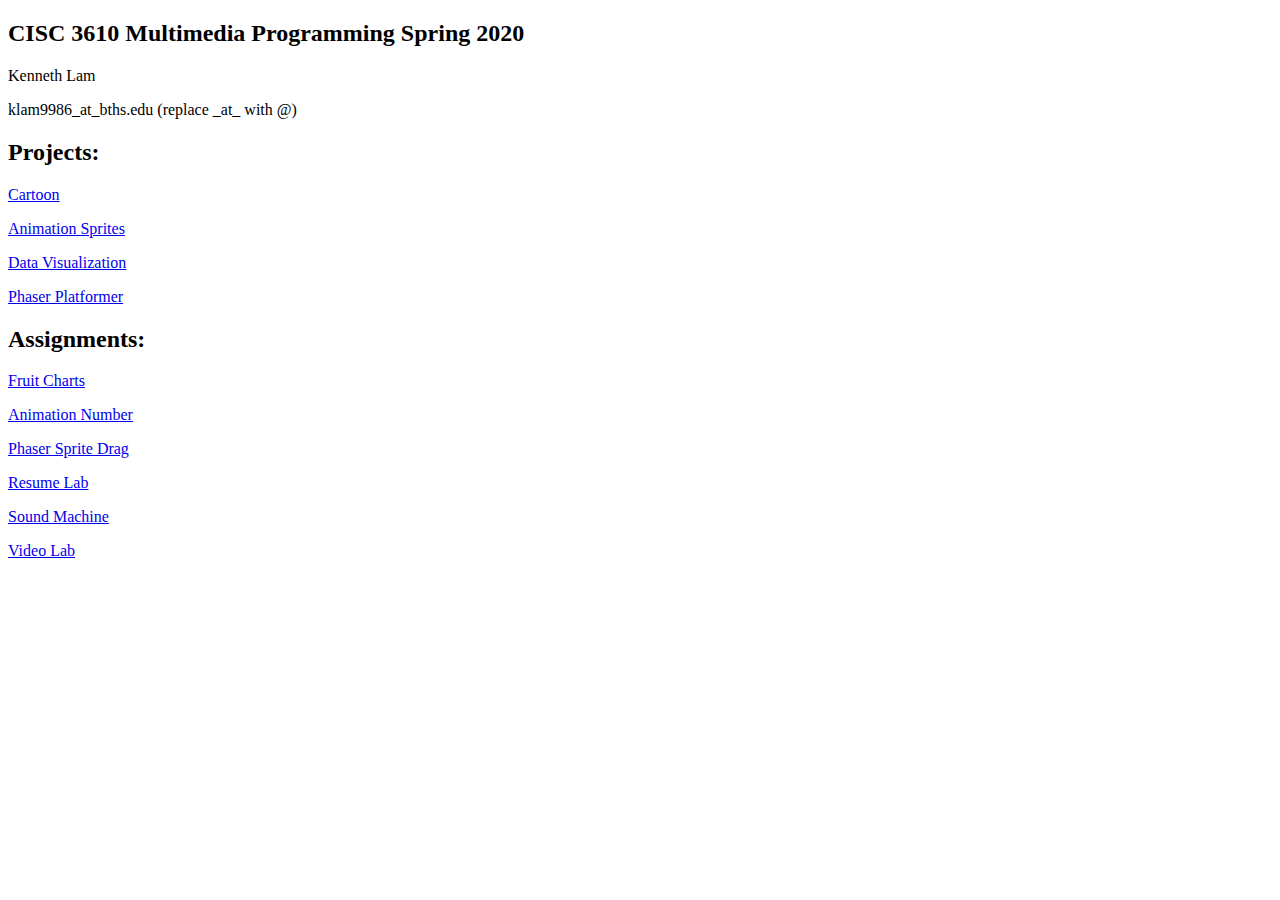
<file: index.html>
<!DOCTYPE html>
<html>
<body>

<h2>
CISC 3610 Multimedia Programming Spring 2020<br>
</h2>

<p>
Kenneth Lam
</p>
<p>
klam9986_at_bths.edu (replace _at_ with @)
</p>

<h2>Projects:</h2>
<p><a href="CISC3610MultiMediaSpring2020/Project/KennethLamCartoon.html"> Cartoon </a></p>
<p><a href="CISC3610MultiMediaSpring2020/Project/Animation/index.html"> Animation Sprites</a></p>
<p><a href="CISC3610MultiMediaSpring2020/Project/DataVisualization.html"> Data Visualization</a></p>
<p><a href="CISC3610MultiMediaSpring2020/Project/PhaserGame/index.html"> Phaser Platformer</a></p>

<h2>Assignments:</h2>
<p><a href="CISC3610MultiMediaSpring2020/Labs/KennethLamFruitChartsLab.html"> Fruit Charts </a></p>
<p><a href="CISC3610MultiMediaSpring2020/Labs/Animated Numbers/index.html"> Animation Number</a></p>
<p><a href="CISC3610MultiMediaSpring2020/Labs/Phaserlab/index.html"> Phaser Sprite Drag</a></p>
<p><a href="CISC3610MultiMediaSpring2020/Labs/FakeResume/index.html"> Resume Lab</a></p>
<p><a href="CISC3610MultiMediaSpring2020/Labs/Audiolab/index.html"> Sound Machine</a></p>
<p><a href="CISC3610MultiMediaSpring2020/Labs/YoutubeVideos.html"> Video Lab</a></p>


</body>
</html>
</file>
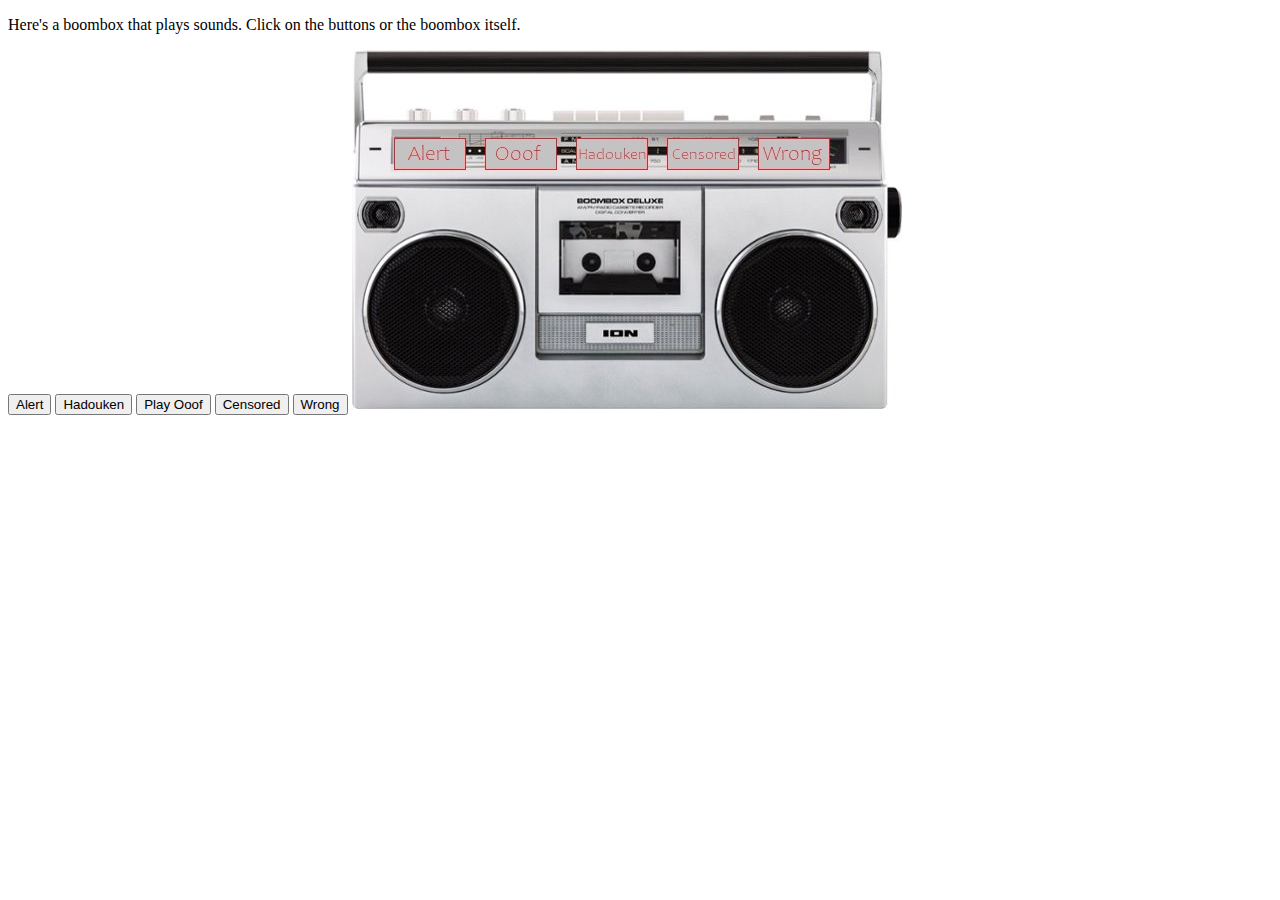
<file: CISC3610MultiMediaSpring2020/Labs/Audiolab/index.html>
<!DOCTYPE html>
<html>
<body>

<audio id="myAudio">
  <source src="Aalert.mp3" type="audio/mpeg">
  Your browser does not support the audio element.
</audio>

<audio id="myAudio1">
  <source src="Aoof.mp3" type="audio/mpeg">
  Your browser does not support the audio element.
</audio>

<audio id="myAudio2">
  <source src="Ahado.mp3" type="audio/mpeg">
  Your browser does not support the audio element.
</audio>

<audio id="myAudio3">
  <source src="Abeep.mp3" type="audio/mpeg">
  Your browser does not support the audio element.
</audio>

<audio id="myAudio4">
  <source src="Awrong.mp3" type="audio/mpeg">
  Your browser does not support the audio element.
</audio>

<p>Here's a boombox that plays sounds. Click on the buttons or the boombox itself.</p>

<button onclick="Alert()" type="button">Alert</button>
<button onclick="Hadouken()" type="button">Hadouken</button>
<button onclick="Ooof()" type="button">Play Ooof</button>
<button onclick="Censored()" type="button">Censored</button>
<button onclick="Wrong()" type="button">Wrong</button>

<img src="boombox.jpg" usemap="#image-map">

<map name="image-map">
    <area shape="rect" coords="43, 89, 113, 119" alt="Alert" onclick="Alert()" button type="button">
    <area shape="rect" coords="133, 89, 203, 119" alt="Alert" button onclick="Hadouken()" type="button">
    <area shape="rect" coords="223, 89, 293, 119" alt="Alert" button onclick="Ooof()" type="button">
    <area shape="rect" coords="313, 89, 383, 119" alt="Alert" button onclick="Censored()" type="button">
    <area shape="rect" coords="403, 89, 473, 119" alt="Alert" button onclick="Wrong()" type="button">
</map>


<script>
var x = document.getElementById("myAudio"); 
var y = document.getElementById("myAudio1"); 
var z = document.getElementById("myAudio2"); 
var w = document.getElementById("myAudio3"); 
var v = document.getElementById("myAudio4"); 

function Alert() { 
  x.play(); 
} 

function Hadouken() { 
  y.play(); 
} 

function Ooof() { 
  z.play(); 
} 

function Censored() { 
  w.play(); 
} 

function Wrong() { 
  v.play(); 
} 

</script>

</body>
</html>
</file>
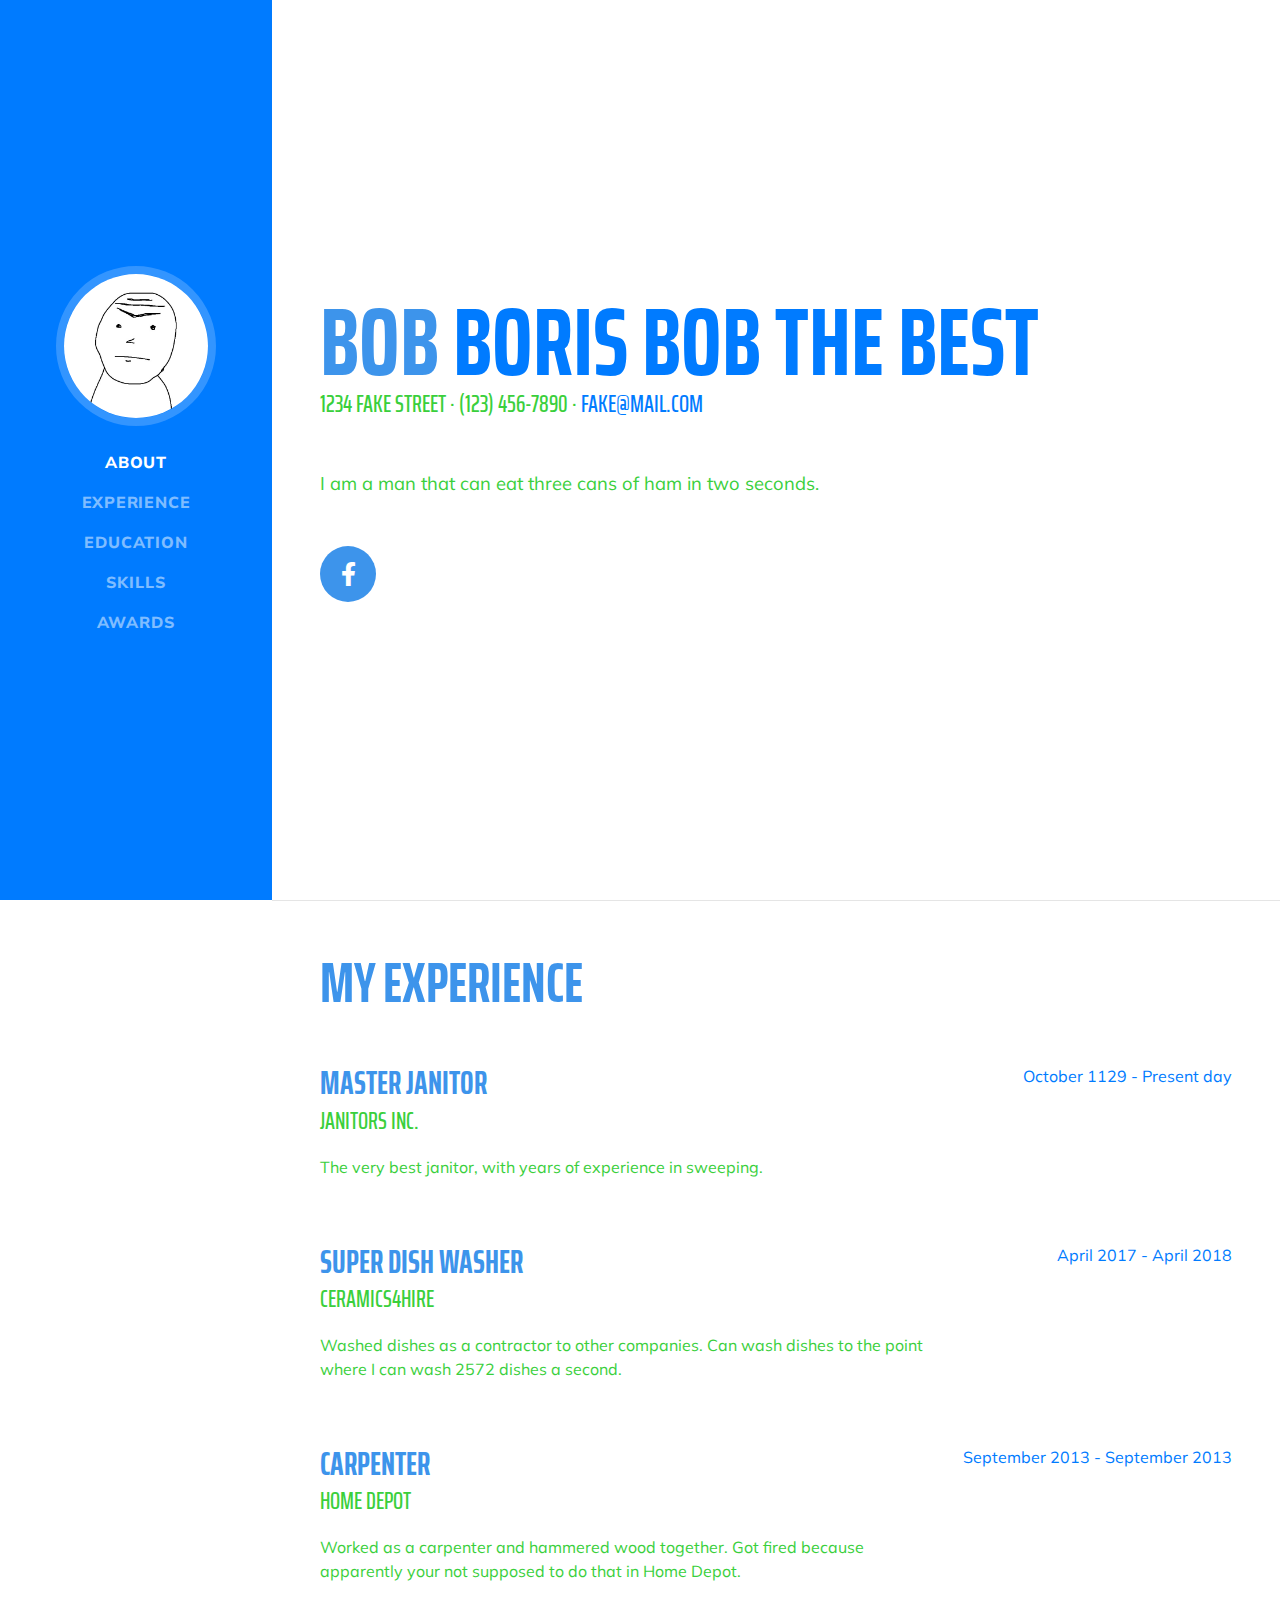
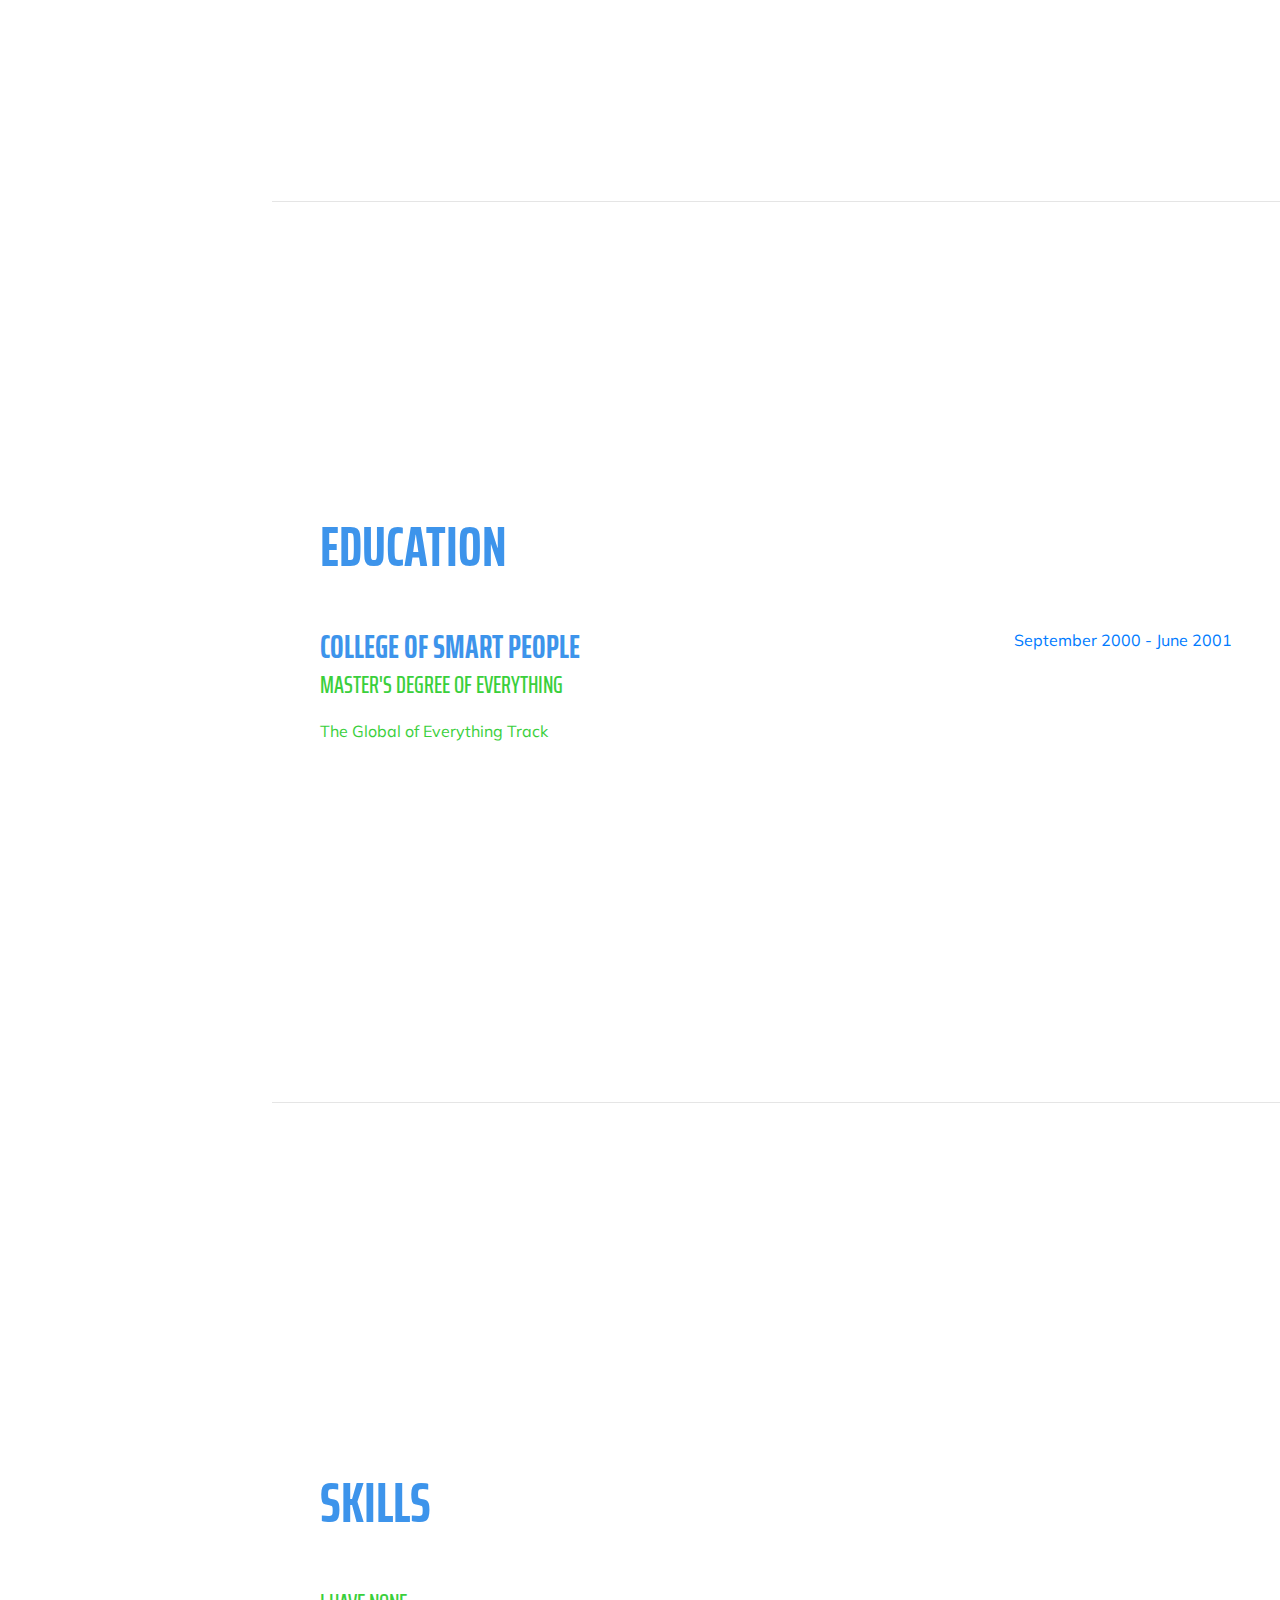
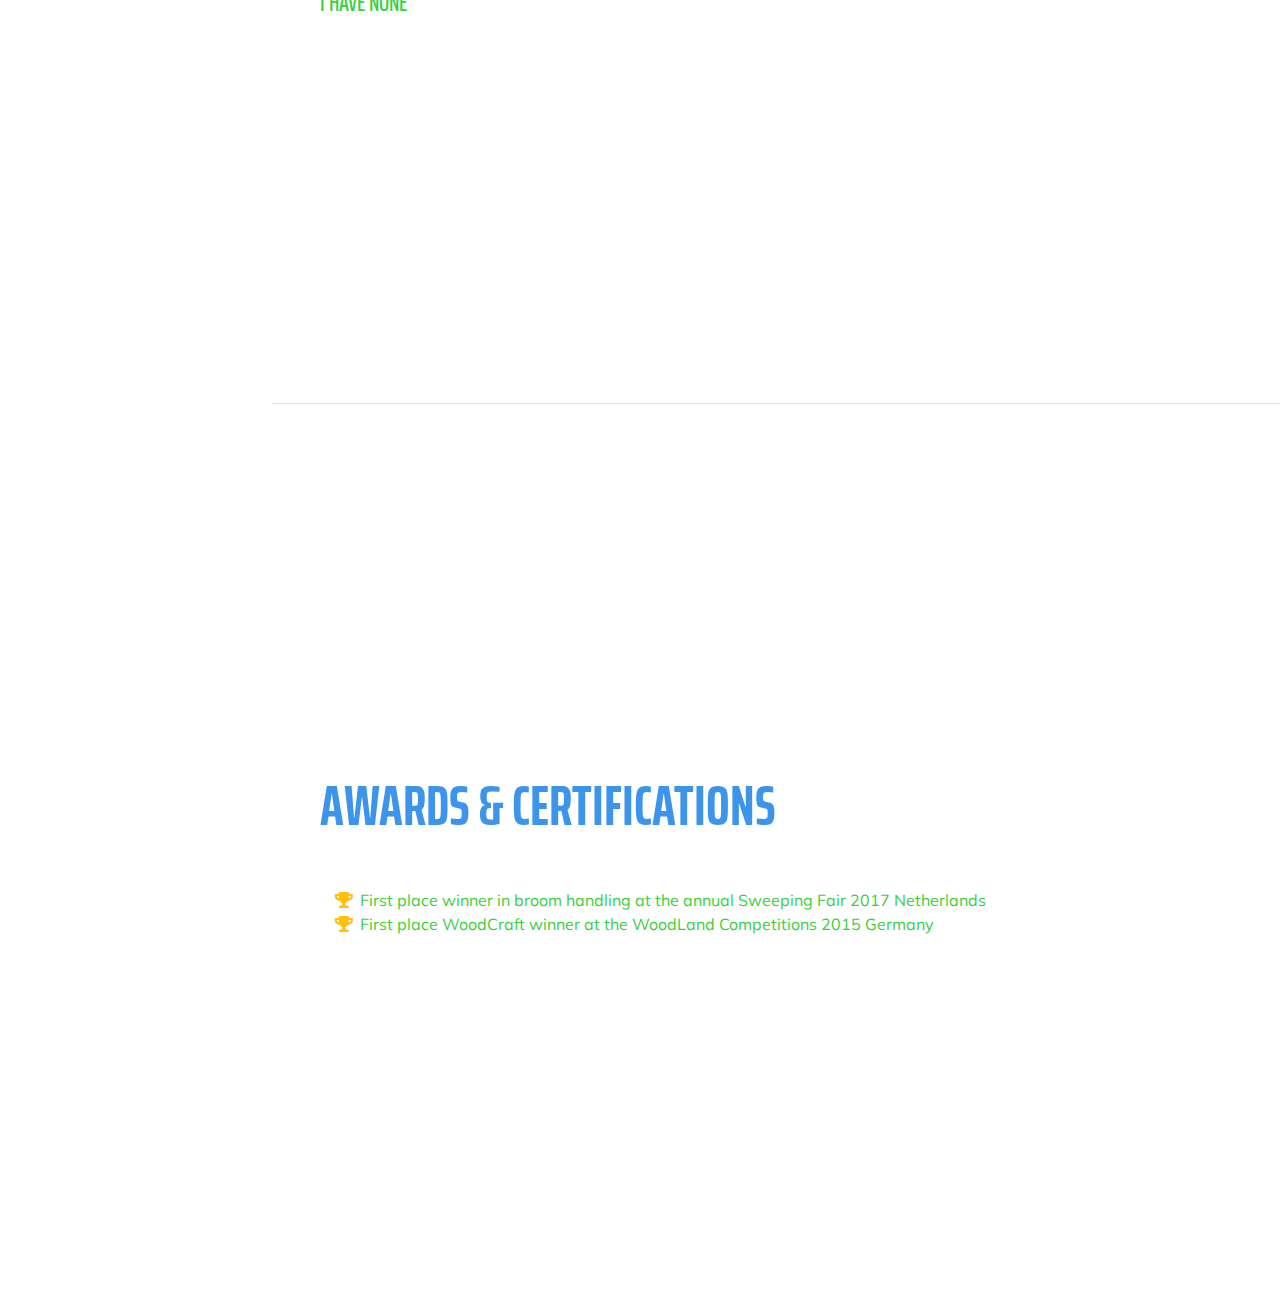
<file: CISC3610MultiMediaSpring2020/Labs/FakeResume/index.html>
<!DOCTYPE html>
<html lang="en">

<head>

  <meta charset="utf-8">
  <meta name="viewport" content="width=device-width, initial-scale=1, shrink-to-fit=no">
  <meta name="description" content="">
  <meta name="author" content="">

  <title>Resume of Bob Boris Bob the Best</title>

  <!-- Bootstrap core CSS -->
  <link href="vendor/bootstrap/css/bootstrap.min.css" rel="stylesheet">

  <!-- Custom fonts for this template -->
  <link href="https://fonts.googleapis.com/css?family=Saira+Extra+Condensed:500,700" rel="stylesheet">
  <link href="https://fonts.googleapis.com/css?family=Muli:400,400i,800,800i" rel="stylesheet">
  <link href="vendor/fontawesome-free/css/all.min.css" rel="stylesheet">

  <!-- Custom styles for this template -->
  <link href="css/resume.min.css" rel="stylesheet">

</head>

<body id="page-top">

  <nav class="navbar navbar-expand-lg navbar-dark bg-primary fixed-top" id="sideNav">
    <a class="navbar-brand js-scroll-trigger" href="#page-top">
      <span class="d-block d-lg-none">Bob Boris Bob the Best</span>
      <span class="d-none d-lg-block">
        <img class="img-fluid img-profile rounded-circle mx-auto mb-2" src="img/profile.jpg" alt="">
      </span>
    </a>
    <button class="navbar-toggler" type="button" data-toggle="collapse" data-target="#navbarSupportedContent" aria-controls="navbarSupportedContent" aria-expanded="false" aria-label="Toggle navigation">
      <span class="navbar-toggler-icon"></span>
    </button>
    <div class="collapse navbar-collapse" id="navbarSupportedContent">
      <ul class="navbar-nav">
        <li class="nav-item">
          <a class="nav-link js-scroll-trigger" href="#about">About</a>
        </li>
        <li class="nav-item">
          <a class="nav-link js-scroll-trigger" href="#experience">Experience</a>
        </li>
        <li class="nav-item">
          <a class="nav-link js-scroll-trigger" href="#education">Education</a>
        </li>
        <li class="nav-item">
          <a class="nav-link js-scroll-trigger" href="#skills">Skills</a>
        </li>
        <li class="nav-item">
          <a class="nav-link js-scroll-trigger" href="#awards">Awards</a>
        </li>
      </ul>
    </div>
  </nav>

  <div class="container-fluid p-0">

    <section class="resume-section p-3 p-lg-5 d-flex align-items-center" id="about">
      <div class="w-100">
        <h1 class="mb-0">Bob
          <span class="text-primary">Boris Bob the Best</span>
        </h1>
        <div class="subheading mb-5">1234 Fake Street · (123) 456-7890 ·
          <a href="mailto:fake@mail">fake@mail.com</a>
        </div>
        <p class="lead mb-5">I am a man that can eat three cans of ham in two seconds.</p>
        <div class="social-icons">
          <a href="#">
            <i class="fab fa-facebook-f"></i>
          </a>
        </div>
      </div>
    </section>

    <hr class="m-0">

    <section class="resume-section p-3 p-lg-5 d-flex justify-content-center" id="experience">
      <div class="w-100">
        <h2 class="mb-5">My Experience</h2>

        <div class="resume-item d-flex flex-column flex-md-row justify-content-between mb-5">
          <div class="resume-content">
            <h3 class="mb-0">Master Janitor</h3>
            <div class="subheading mb-3">Janitors Inc.</div>
            <p>The very best janitor, with years of experience in sweeping.</p>
          </div>
          <div class="resume-date text-md-right">
            <span class="text-primary">October 1129 - Present day</span>
          </div>
        </div>

        <div class="resume-item d-flex flex-column flex-md-row justify-content-between mb-5">
          <div class="resume-content">
            <h3 class="mb-0">Super Dish Washer</h3>
            <div class="subheading mb-3">Ceramics4Hire</div>
            <p>Washed dishes as a contractor to other companies. Can wash dishes to the point where I can wash 2572 dishes a second.</p>
          </div>
          <div class="resume-date text-md-right">
            <span class="text-primary">April 2017 - April 2018</span>
          </div>
        </div>

        <div class="resume-item d-flex flex-column flex-md-row justify-content-between">
          <div class="resume-content">
            <h3 class="mb-0">Carpenter</h3>
            <div class="subheading mb-3">Home Depot</div>
            <p>Worked as a carpenter and hammered wood together. Got fired because apparently your not supposed to do that in Home Depot.</p>
          </div>
          <div class="resume-date text-md-right">
            <span class="text-primary">September 2013 - September 2013</span>
          </div>
        </div>

      </div>

    </section>

    <hr class="m-0">

    <section class="resume-section p-3 p-lg-5 d-flex align-items-center" id="education">
      <div class="w-100">
        <h2 class="mb-5">Education</h2>

        <div class="resume-item d-flex flex-column flex-md-row justify-content-between mb-5">
          <div class="resume-content">
            <h3 class="mb-0">College of Smart People</h3>
            <div class="subheading mb-3">Master's Degree of Everything</div>
            <div>The Global of Everything Track</div>
          </div>
          <div class="resume-date text-md-right">
            <span class="text-primary">September 2000 - June 2001</span>
          </div>
        </div>

      </div>
    </section>

    <hr class="m-0">

    <section class="resume-section p-3 p-lg-5 d-flex align-items-center" id="skills">
      <div class="w-100">
        <h2 class="mb-5">Skills</h2>

        <div class="subheading mb-3">I have none</div>

      </div>
    </section>

    <hr class="m-0">

    <section class="resume-section p-3 p-lg-5 d-flex align-items-center" id="awards">
      <div class="w-100">
        <h2 class="mb-5">Awards &amp; Certifications</h2>
        <ul class="fa-ul mb-0">
          <li>
            <i class="fa-li fa fa-trophy text-warning"></i>
            First place winner in broom handling at the annual Sweeping Fair 2017 Netherlands</li>
          <li>
            <i class="fa-li fa fa-trophy text-warning"></i>
            First place WoodCraft winner at the WoodLand Competitions 2015 Germany</li>

        </ul>
      </div>
    </section>

  </div>

  <!-- Bootstrap core JavaScript -->
  <script src="vendor/jquery/jquery.min.js"></script>
  <script src="vendor/bootstrap/js/bootstrap.bundle.min.js"></script>

  <!-- Plugin JavaScript -->
  <script src="vendor/jquery-easing/jquery.easing.min.js"></script>

  <!-- Custom scripts for this template -->
  <script src="js/resume.min.js"></script>

</body>

</html>
</file>
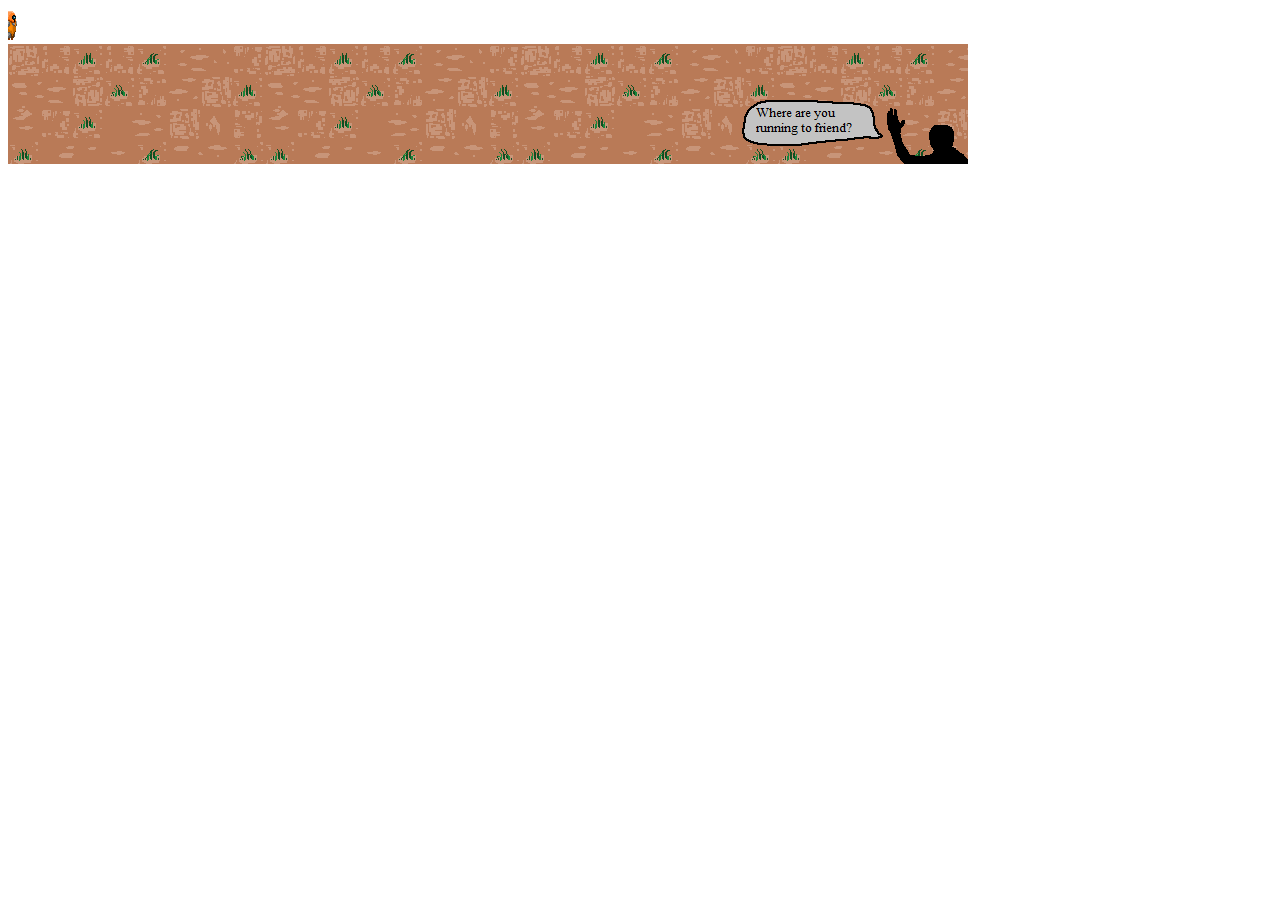
<file: CISC3610MultiMediaSpring2020/Project/Animation/index.html>
<!DOCTYPE html>
<html>
<head>
<title>Bot</title>

<!--The <SCRIPT> tags are processed as they are encountered. -->
<script src="bot.js"></script>
<script src="animation.js"></script>

<meta name="viewport" content="width=device-width, initial-scale=1.0">
</head>

<body>
<div id="scene" style = "text-align:center;">
<canvas id="myCanvas" width="960" height="32"></canvas>
</div>

<img id="backer" src="backer.png" alt="Backer" width="960" height="120">
<script>
var c = document.getElementById("myCanvas");
var ctx = c.getContext("2d");
var img = document.getElementById("backer");
ctx.drawImage(img, 10, 10);
</script>

</body>
</html>
</file>
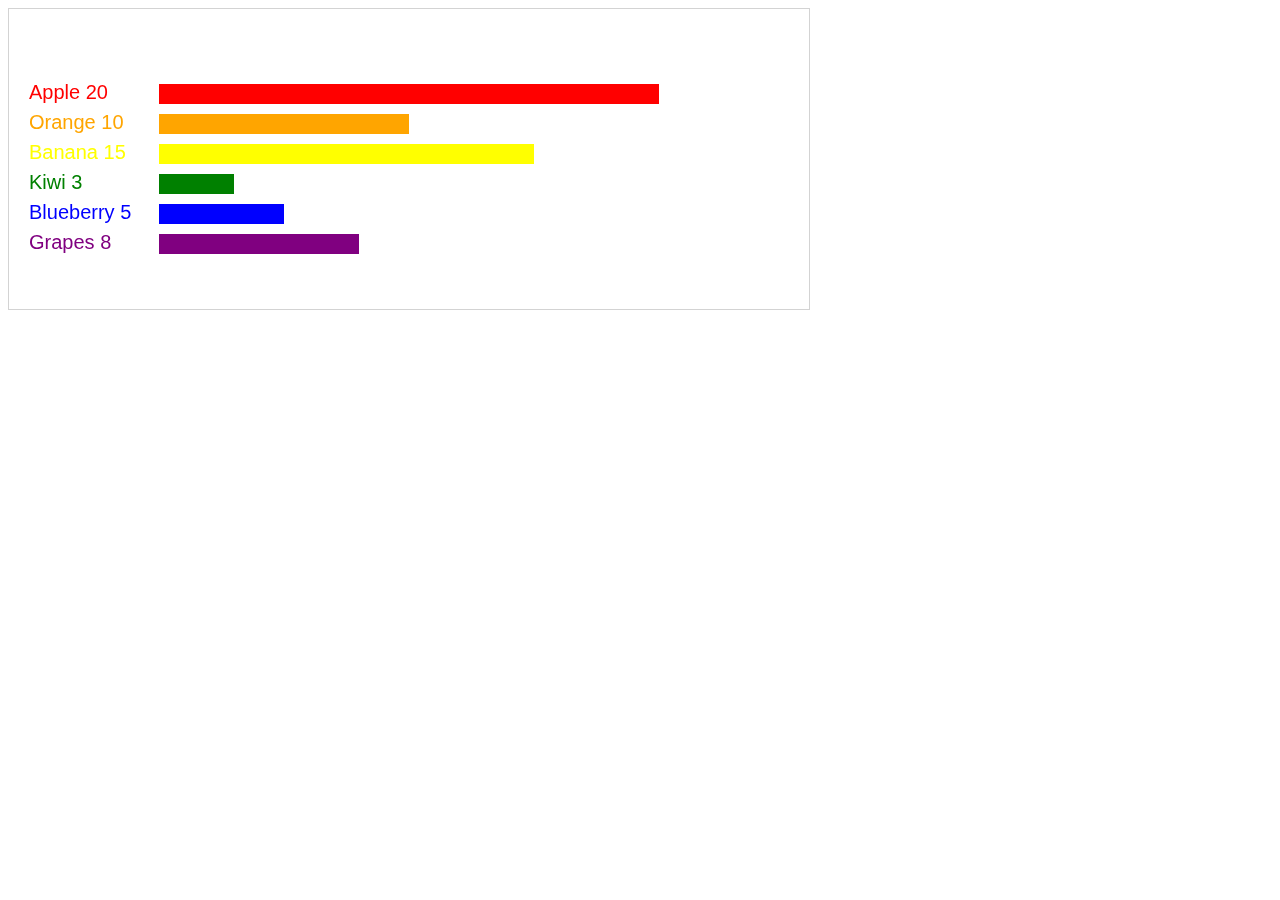
<file: CISC 3610 MultiMedia Spring2020/Labs/Fruit Charts Lab.html>
<!DOCTYPE html>
<html>
<body>

<canvas id="myCanvas" width="800" height="300" style="border:1px solid #d3d3d3;">

<script>
var fruit = [{name:"dummy", amount:0, color:"white"},
{name:"Apple", amount:20, color:"red"},
{name:"Orange", amount:10, color:"orange"},
{name:"Banana", amount:15, color:"yellow"},
{name:"Kiwi", amount:3, color:"green"},
{name:"Blueberry", amount:5, color:"blue"},
{name:"Grapes", amount:8, color:"purple"}];

var c = document.getElementById("myCanvas");
var ctx = c.getContext("2d");

/*
ctx.fillStyle = "red";
ctx.fillRect(150, 15, 100, 20);
ctx.font="20px Arial";
ctx.fillText("Apple", 20, 30)

ctx.fillStyle = "orange";
ctx.fillRect(150, 45, 100, 20);
ctx.font="20px Arial";
ctx.fillText("Orange", 20, 60)
*/

for(i = 0; i < fruit.length; i++){
ctx.fillStyle = fruit[i].color;
ctx.fillRect(150, (45 + (i * 30)), (25 * fruit[i].amount), 20);
ctx.font="20px Arial";
ctx.fillText(fruit[i].name + " " + fruit[i].amount, 20, (60 + (i * 30)))
}

</script>
</body>
</html>
</file>
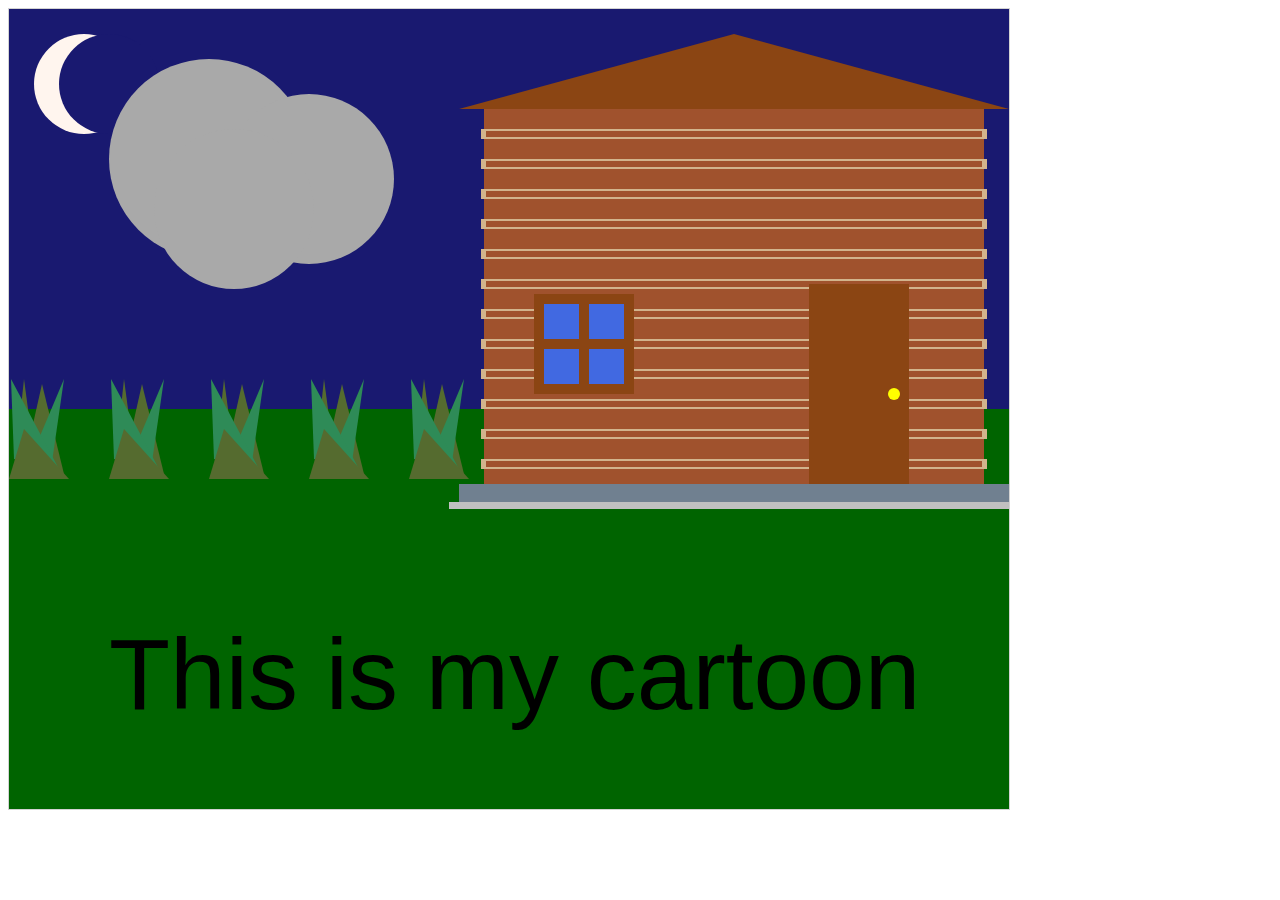
<file: CISC 3610 MultiMedia Spring2020/Project/Cartoon.html>
<!DOCTYPE html>
<html>
<body>

<canvas id="myCanvas" width="1000" height="800" style="border:1px solid #d3d3d3;">

<script>

var c = document.getElementById("myCanvas");
var ctx = c.getContext("2d");

//Sky
ctx.fillStyle = "#191970";
ctx.fillRect(0, 0, 1000, 400);

//Moon
ctx.fillStyle = "#FFF5EE";
ctx.beginPath();
ctx.arc(75, 75, 50, 0, 2 * Math.PI);
ctx.fill();

ctx.fillStyle = "#191970";
ctx.beginPath();
ctx.arc(100, 75, 50, 0, 2 * Math.PI);
ctx.fill();

//Clouds
ctx.fillStyle = "#A9A9A9";
ctx.beginPath();
ctx.arc(200, 150, 100, 0, 2 * Math.PI);
ctx.fill();

ctx.fillStyle = "#A9A9A9";
ctx.beginPath();
ctx.arc(300, 170, 85, 0, 2 * Math.PI);
ctx.fill();

ctx.fillStyle = "#A9A9A9";
ctx.beginPath();
ctx.arc(225, 200, 80, 0, 2 * Math.PI);
ctx.fill();

//Ground
ctx.fillStyle = "#006400";
ctx.fillRect(0, 400, 1000, 400);

//Grass
for(i = 0; i < 5; i++){
ctx.fillStyle = "#556B2F";
ctx.beginPath();
ctx.moveTo((15 + (i * 100)), 455);
ctx.lineTo((33 + (i * 100)), 375);
ctx.lineTo((55 + (i * 100)), 465);
ctx.fill();

ctx.fillStyle = "#556B2F";
ctx.beginPath();
ctx.moveTo((5 + (i * 100)), 465);
ctx.lineTo((15 + (i * 100)), 370);
ctx.lineTo((27 + (i * 100)), 460);
ctx.fill();

ctx.fillStyle = "#2E8B57";
ctx.beginPath();
ctx.moveTo((15 + (i * 100)), 465);
ctx.lineTo((55 + (i * 100)), 370);
ctx.lineTo((42 + (i * 100)), 460);
ctx.fill();

ctx.fillStyle = "#2E8B57";
ctx.beginPath();
ctx.moveTo((50 + (i * 100)), 460);
ctx.lineTo((5 + (i * 100)), 450);
ctx.lineTo((2 + (i * 100)), 370);
ctx.fill();

ctx.fillStyle = "#556B2F";
ctx.beginPath();
ctx.moveTo((0 + (i * 100)), 470);
ctx.lineTo((15 + (i * 100)), 420);
ctx.lineTo((60 + (i * 100)), 470);
ctx.fill();
}

//House BigBase
ctx.fillStyle = "#A0522D";
ctx.fillRect(475, 100, 500, 400);

//House Roof
ctx.fillStyle = "#8B4513";
ctx.beginPath();
ctx.moveTo(450, 100);
ctx.lineTo(1000, 100);
ctx.lineTo(725, 25);
ctx.fill();

//House Line Design
for(i = 0; i < 12; i++){
ctx.fillStyle = "#D2B48C";
ctx.fillRect(472, (120 + (i * 30)), 506, 10);

ctx.fillStyle = "#A0522D";
ctx.fillRect(477, (122 + (i * 30)), 496, 6);
}

//House Door
ctx.fillStyle = "#8B4513";
ctx.fillRect(800, 275, 100, 200);

//House Door Knob
ctx.fillStyle = "#FFFF00";
ctx.beginPath();
ctx.arc(885, 385, 6, 0, 2 * Math.PI);
ctx.fill();

//House Window
ctx.fillStyle = "#8B4513";
ctx.fillRect(525, 285, 100, 100);

ctx.fillStyle = "#4169E1";
ctx.fillRect(535, 295, 35, 35);
ctx.fillRect(535, 340, 35, 35);
ctx.fillRect(580, 295, 35, 35);
ctx.fillRect(580, 340, 35, 35);

//House Base1
ctx.fillStyle = "#708090";
ctx.fillRect(450, 475, 550, 25);

//House Base2
ctx.fillStyle = "#C0C0C0";
ctx.fillRect(440, 493, 569, 7);

//Text on Canvas
ctx.fillStyle = "black";
ctx.font = "100px Arial";
ctx.fillText("This is my cartoon", 100, 700);

</script>
</body>
</html>
</file>
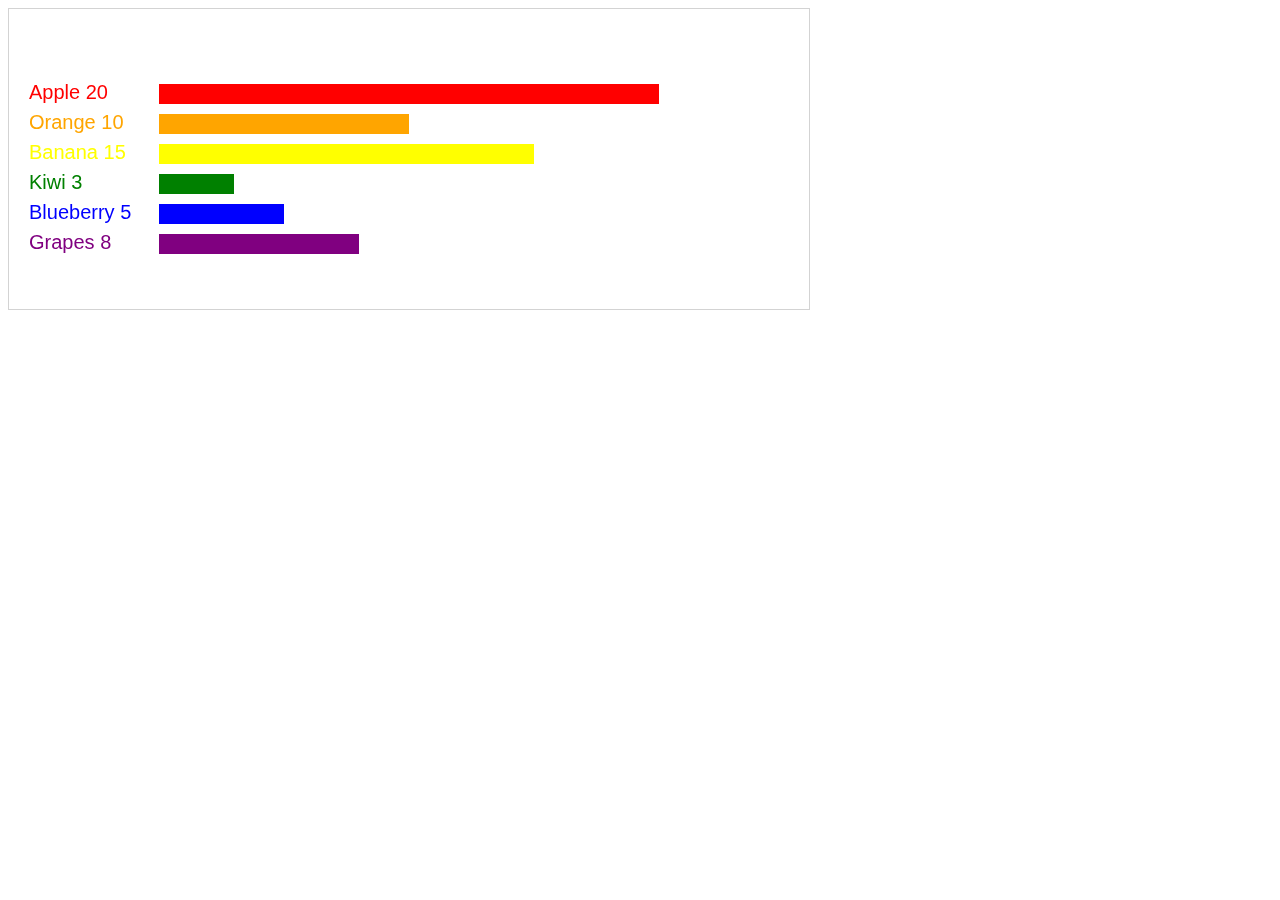
<file: CISC3610MultiMediaSpring2020/Labs/KennethLamFruitChartsLab.html>
<!DOCTYPE html>
<html>
<body>

<canvas id="myCanvas" width="800" height="300" style="border:1px solid #d3d3d3;">

<script>
var fruit = [{name:"dummy", amount:0, color:"white"},
{name:"Apple", amount:20, color:"red"},
{name:"Orange", amount:10, color:"orange"},
{name:"Banana", amount:15, color:"yellow"},
{name:"Kiwi", amount:3, color:"green"},
{name:"Blueberry", amount:5, color:"blue"},
{name:"Grapes", amount:8, color:"purple"}];

var c = document.getElementById("myCanvas");
var ctx = c.getContext("2d");

/*
ctx.fillStyle = "red";
ctx.fillRect(150, 15, 100, 20);
ctx.font="20px Arial";
ctx.fillText("Apple", 20, 30)

ctx.fillStyle = "orange";
ctx.fillRect(150, 45, 100, 20);
ctx.font="20px Arial";
ctx.fillText("Orange", 20, 60)
*/

for(i = 0; i < fruit.length; i++){
ctx.fillStyle = fruit[i].color;
ctx.fillRect(150, (45 + (i * 30)), (25 * fruit[i].amount), 20);
ctx.font="20px Arial";
ctx.fillText(fruit[i].name + " " + fruit[i].amount, 20, (60 + (i * 30)))
}

</script>
</body>
</html>
</file>
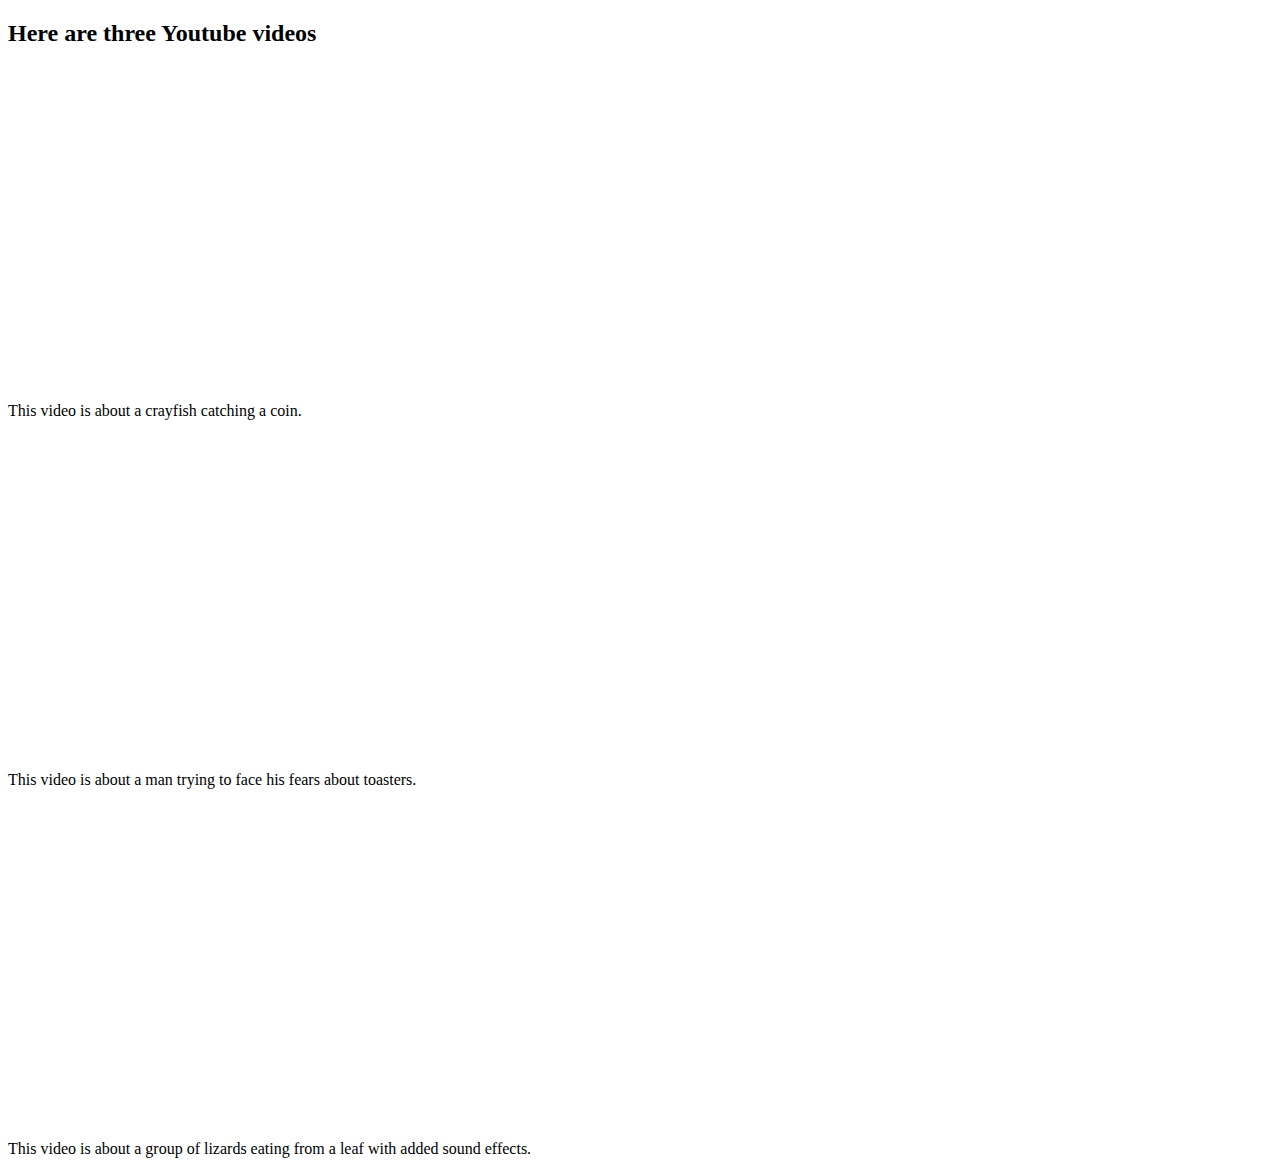
<file: CISC3610MultiMediaSpring2020/Labs/YoutubeVideos.html>
<!DOCTYPE html>
<html>
<body>

<h2>Here are three Youtube videos</h2>

<iframe width="560" height="315" src="https://www.youtube.com/embed/SiMDgHvFfog" frameborder="0" allow="accelerometer; autoplay; encrypted-media; gyroscope; picture-in-picture" allowfullscreen></iframe>

<p>This video is about a crayfish catching a coin.</p>

<iframe width="560" height="315" src="https://www.youtube.com/embed/6DeBfvPiFN0" frameborder="0" allow="accelerometer; autoplay; encrypted-media; gyroscope; picture-in-picture" allowfullscreen></iframe>

<p>This video is about a man trying to face his fears about toasters.</p>

<iframe width="560" height="315" src="https://www.youtube.com/embed/OtiKq69xPV8" frameborder="0" allow="accelerometer; autoplay; encrypted-media; gyroscope; picture-in-picture" allowfullscreen></iframe>

<p>This video is about a group of lizards eating from a leaf with added sound effects.</p>

</body>
</html>
</file>
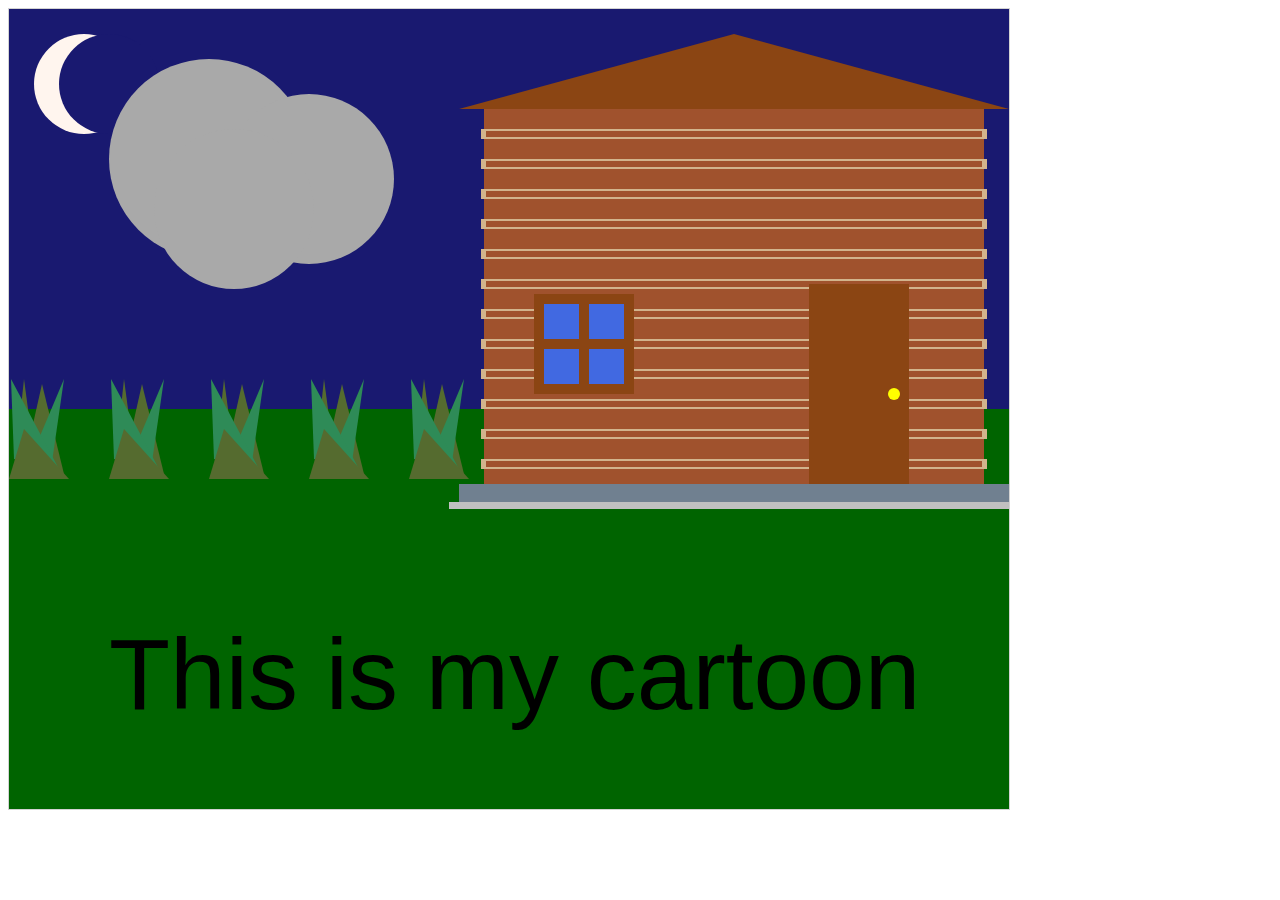
<file: CISC3610MultiMediaSpring2020/Project/KennethLamCartoon.html>
<!DOCTYPE html>
<html>
<body>

<canvas id="myCanvas" width="1000" height="800" style="border:1px solid #d3d3d3;">

<script>

var c = document.getElementById("myCanvas");
var ctx = c.getContext("2d");

//Sky
ctx.fillStyle = "#191970";
ctx.fillRect(0, 0, 1000, 400);

//Moon
ctx.fillStyle = "#FFF5EE";
ctx.beginPath();
ctx.arc(75, 75, 50, 0, 2 * Math.PI);
ctx.fill();

ctx.fillStyle = "#191970";
ctx.beginPath();
ctx.arc(100, 75, 50, 0, 2 * Math.PI);
ctx.fill();

//Clouds
ctx.fillStyle = "#A9A9A9";
ctx.beginPath();
ctx.arc(200, 150, 100, 0, 2 * Math.PI);
ctx.fill();

ctx.fillStyle = "#A9A9A9";
ctx.beginPath();
ctx.arc(300, 170, 85, 0, 2 * Math.PI);
ctx.fill();

ctx.fillStyle = "#A9A9A9";
ctx.beginPath();
ctx.arc(225, 200, 80, 0, 2 * Math.PI);
ctx.fill();

//Ground
ctx.fillStyle = "#006400";
ctx.fillRect(0, 400, 1000, 400);

//Grass
for(i = 0; i < 5; i++){
ctx.fillStyle = "#556B2F";
ctx.beginPath();
ctx.moveTo((15 + (i * 100)), 455);
ctx.lineTo((33 + (i * 100)), 375);
ctx.lineTo((55 + (i * 100)), 465);
ctx.fill();

ctx.fillStyle = "#556B2F";
ctx.beginPath();
ctx.moveTo((5 + (i * 100)), 465);
ctx.lineTo((15 + (i * 100)), 370);
ctx.lineTo((27 + (i * 100)), 460);
ctx.fill();

ctx.fillStyle = "#2E8B57";
ctx.beginPath();
ctx.moveTo((15 + (i * 100)), 465);
ctx.lineTo((55 + (i * 100)), 370);
ctx.lineTo((42 + (i * 100)), 460);
ctx.fill();

ctx.fillStyle = "#2E8B57";
ctx.beginPath();
ctx.moveTo((50 + (i * 100)), 460);
ctx.lineTo((5 + (i * 100)), 450);
ctx.lineTo((2 + (i * 100)), 370);
ctx.fill();

ctx.fillStyle = "#556B2F";
ctx.beginPath();
ctx.moveTo((0 + (i * 100)), 470);
ctx.lineTo((15 + (i * 100)), 420);
ctx.lineTo((60 + (i * 100)), 470);
ctx.fill();
}

//House BigBase
ctx.fillStyle = "#A0522D";
ctx.fillRect(475, 100, 500, 400);

//House Roof
ctx.fillStyle = "#8B4513";
ctx.beginPath();
ctx.moveTo(450, 100);
ctx.lineTo(1000, 100);
ctx.lineTo(725, 25);
ctx.fill();

//House Line Design
for(i = 0; i < 12; i++){
ctx.fillStyle = "#D2B48C";
ctx.fillRect(472, (120 + (i * 30)), 506, 10);

ctx.fillStyle = "#A0522D";
ctx.fillRect(477, (122 + (i * 30)), 496, 6);
}

//House Door
ctx.fillStyle = "#8B4513";
ctx.fillRect(800, 275, 100, 200);

//House Door Knob
ctx.fillStyle = "#FFFF00";
ctx.beginPath();
ctx.arc(885, 385, 6, 0, 2 * Math.PI);
ctx.fill();

//House Window
ctx.fillStyle = "#8B4513";
ctx.fillRect(525, 285, 100, 100);

ctx.fillStyle = "#4169E1";
ctx.fillRect(535, 295, 35, 35);
ctx.fillRect(535, 340, 35, 35);
ctx.fillRect(580, 295, 35, 35);
ctx.fillRect(580, 340, 35, 35);

//House Base1
ctx.fillStyle = "#708090";
ctx.fillRect(450, 475, 550, 25);

//House Base2
ctx.fillStyle = "#C0C0C0";
ctx.fillRect(440, 493, 569, 7);

//Text on Canvas
ctx.fillStyle = "black";
ctx.font = "100px Arial";
ctx.fillText("This is my cartoon", 100, 700);

</script>
</body>
</html>
</file>
<file: CISC3610MultiMediaSpring2020/Labs/FakeResume/css/resume.min.css>
/*!
 * Start Bootstrap - Resume v5.0.8 (https://startbootstrap.com/template-overviews/resume)
 * Copyright 2013-2019 Start Bootstrap
 * Licensed under MIT (https://github.com/BlackrockDigital/startbootstrap-resume/blob/master/LICENSE)
 */body{font-family:Muli,-apple-system,BlinkMacSystemFont,'Segoe UI',Roboto,'Helvetica Neue',Arial,sans-serif,'Apple Color Emoji','Segoe UI Emoji','Segoe UI Symbol','Noto Color Emoji';padding-top:54px;color:#3acf3c}@media (min-width:992px){body{padding-top:0;padding-left:17rem}}h1,h2,h3,h4,h5,h6{font-family:'Saira Extra Condensed',-apple-system,BlinkMacSystemFont,'Segoe UI',Roboto,'Helvetica Neue',Arial,sans-serif,'Apple Color Emoji','Segoe UI Emoji','Segoe UI Symbol','Noto Color Emoji';font-weight:700;text-transform:uppercase;color:#3d94eb}h1{font-size:6rem;line-height:5.5rem}h2{font-size:3.5rem}h3{font-size:2rem}p.lead{font-size:1.15rem;font-weight:400}.subheading{text-transform:uppercase;font-weight:500;font-family:'Saira Extra Condensed',-apple-system,BlinkMacSystemFont,'Segoe UI',Roboto,'Helvetica Neue',Arial,sans-serif,'Apple Color Emoji','Segoe UI Emoji','Segoe UI Symbol','Noto Color Emoji';font-size:1.5rem}.social-icons a{display:inline-block;height:3.5rem;width:3.5rem;background-color:#3d94eb;color:#fff!important;border-radius:100%;text-align:center;font-size:1.5rem;line-height:3.5rem;margin-right:1rem}.social-icons a:last-child{margin-right:0}.social-icons a:hover{background-color:#298047}.dev-icons{font-size:3rem}.dev-icons .list-inline-item i:hover{color:#298047}#sideNav .navbar-nav .nav-item .nav-link{font-weight:800;letter-spacing:.05rem;text-transform:uppercase}#sideNav .navbar-toggler:focus{outline-color:#3d94eb}@media (min-width:992px){#sideNav{text-align:center;position:fixed;top:0;left:0;display:flex;flex-direction:column;width:17rem;height:100vh}#sideNav .navbar-brand{display:flex;margin:auto auto 0;padding:.5rem}#sideNav .navbar-brand .img-profile{max-width:10rem;max-height:10rem;border:.5rem solid rgba(255,255,255,.2)}#sideNav .navbar-collapse{display:flex;align-items:flex-start;flex-grow:0;width:100%;margin-bottom:auto}#sideNav .navbar-collapse .navbar-nav{flex-direction:column;width:100%}#sideNav .navbar-collapse .navbar-nav .nav-item{display:block}#sideNav .navbar-collapse .navbar-nav .nav-item .nav-link{display:block}}section.resume-section{padding-top:5rem!important;padding-bottom:5rem!important;max-width:75rem}section.resume-section .resume-item .resume-date{min-width:none}@media (min-width:768px){section.resume-section{min-height:100vh}section.resume-section .resume-item .resume-date{min-width:18rem}}@media (min-width:992px){section.resume-section{padding-top:3rem!important;padding-bottom:3rem!important}}.bg-primary{background-color:##3d94eb!important}.text-primary{color:##3d94eb!important}a{color:##3d94eb}a:active,a:focus,a:hover{color:##72d4ca}
</file>
